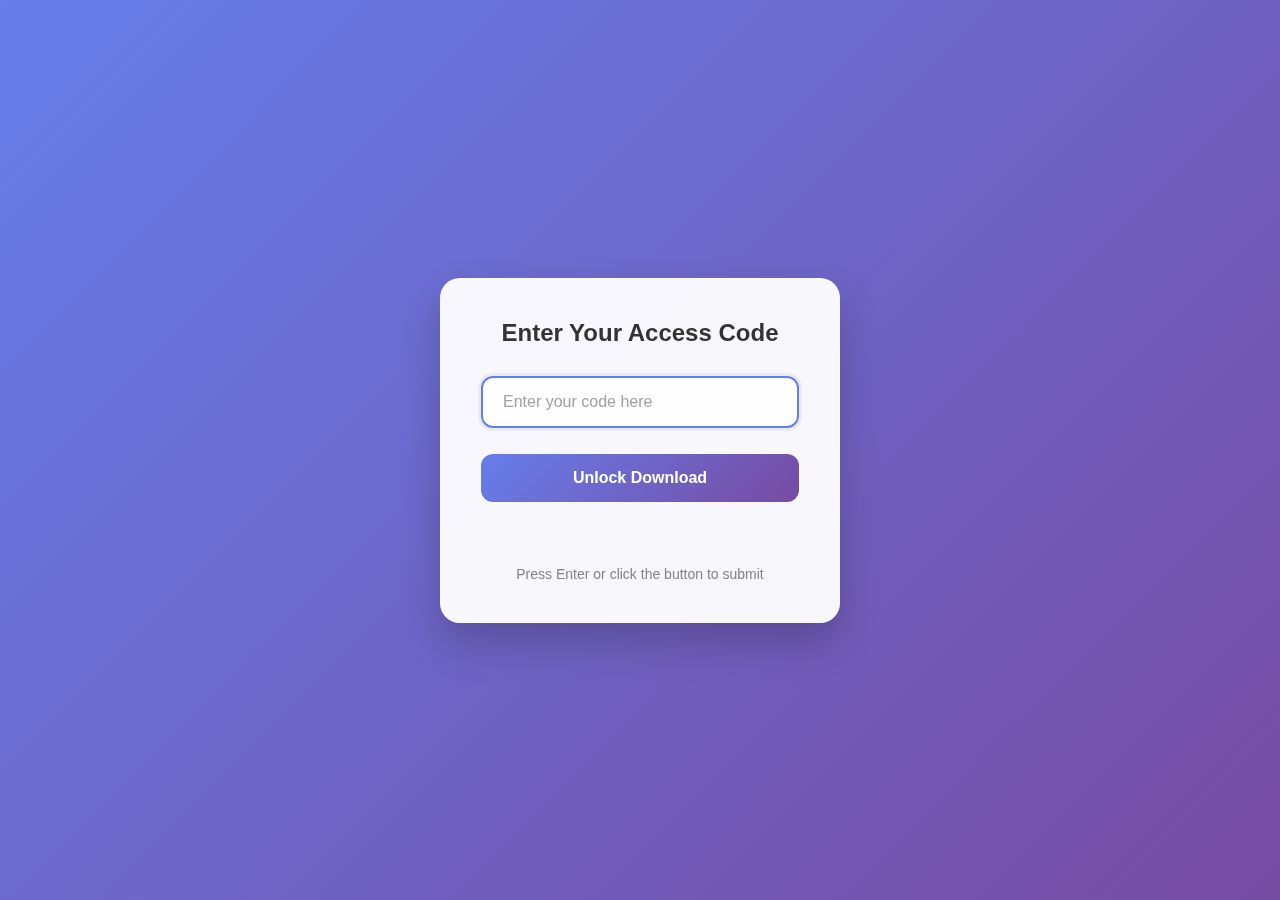
<file: index.html>
<!DOCTYPE html>
<html lang="en">
<head>
  <meta charset="UTF-8">
  <meta name="viewport" content="width=device-width, initial-scale=1.0">
  <title>Code Unlock Download</title>
  <style>
    :root {
      --wallpaper-bg: linear-gradient(135deg, #667eea 0%, #764ba2 100%);
    }

    * {
      margin: 0;
      padding: 0;
      box-sizing: border-box;
    }

    body {
      font-family: 'Segoe UI', Tahoma, Geneva, Verdana, sans-serif;
      min-height: 100vh;
      background: var(--wallpaper-bg);
      display: flex;
      justify-content: center;
      align-items: center;
      padding: 20px;
      transition: background 0.5s ease;
    }

    .container {
      background: rgba(255, 255, 255, 0.95);
      backdrop-filter: blur(10px);
      border-radius: 20px;
      padding: 40px;
      box-shadow: 0 20px 40px rgba(0, 0, 0, 0.2);
      text-align: center;
      width: 100%;
      max-width: 400px;
      border: 1px solid rgba(255, 255, 255, 0.3);
    }

    .icon {
      font-size: 48px;
      margin-bottom: 20px;
      opacity: 0.8;
    }

    h2 {
      color: #333;
      margin-bottom: 30px;
      font-size: 24px;
      font-weight: 600;
    }

    .input-group {
      position: relative;
      margin-bottom: 25px;
    }

    #codeInput {
      width: 100%;
      padding: 15px 20px;
      border: 2px solid #e1e8ed;
      border-radius: 12px;
      font-size: 16px;
      background: rgba(255, 255, 255, 0.9);
      transition: all 0.3s ease;
      outline: none;
    }

    #codeInput:focus {
      border-color: #667eea;
      box-shadow: 0 0 0 3px rgba(102, 126, 234, 0.1);
      transform: translateY(-1px);
    }

    #codeInput::placeholder {
      color: #a0a0a0;
    }

    #submitBtn {
      width: 100%;
      padding: 15px 20px;
      background: linear-gradient(135deg, #667eea 0%, #764ba2 100%);
      color: white;
      border: none;
      border-radius: 12px;
      font-size: 16px;
      font-weight: 600;
      cursor: pointer;
      transition: all 0.3s ease;
      position: relative;
      overflow: hidden;
    }

    #submitBtn:hover {
      transform: translateY(-2px);
      box-shadow: 0 8px 25px rgba(102, 126, 234, 0.3);
    }

    #submitBtn:active {
      transform: translateY(0);
    }

    #submitBtn.loading {
      pointer-events: none;
      opacity: 0.8;
    }

    .spinner {
      display: none;
      width: 20px;
      height: 20px;
      border: 2px solid transparent;
      border-top: 2px solid white;
      border-radius: 50%;
      animation: spin 1s linear infinite;
      margin: 0 auto;
    }

    @keyframes spin {
      0% { transform: rotate(0deg); }
      100% { transform: rotate(360deg); }
    }

    #message {
      margin-top: 20px;
      padding: 12px;
      border-radius: 8px;
      font-weight: 500;
      min-height: 20px;
      transition: all 0.3s ease;
      opacity: 0;
      transform: translateY(10px);
    }

    #message.show {
      opacity: 1;
      transform: translateY(0);
    }

    #message.success {
      background: rgba(46, 204, 113, 0.1);
      color: #27ae60;
      border: 1px solid rgba(46, 204, 113, 0.3);
    }

    #message.error {
      background: rgba(231, 76, 60, 0.1);
      color: #e74c3c;
      border: 1px solid rgba(231, 76, 60, 0.3);
    }

    #message.info {
      background: rgba(52, 152, 219, 0.1);
      color: #3498db;
      border: 1px solid rgba(52, 152, 219, 0.3);
    }

    .hint {
      margin-top: 20px;
      color: #666;
      font-size: 14px;
      opacity: 0.8;
    }

    @media (max-width: 480px) {
      .container {
        padding: 30px 20px;
        margin: 10px;
      }
      
      h2 {
        font-size: 20px;
      }
    }

    /* Subtle pulse animation for the container */
    @keyframes pulse {
      0% { box-shadow: 0 20px 40px rgba(0, 0, 0, 0.2); }
      50% { box-shadow: 0 25px 50px rgba(0, 0, 0, 0.25); }
      100% { box-shadow: 0 20px 40px rgba(0, 0, 0, 0.2); }
    }

    .container {
      animation: pulse 4s ease-in-out infinite;
    }

    /* Admin panel styles */
    .admin-icon {
      position: fixed;
      top: 10px;
      right: 10px;
      width: 20px;
      height: 20px;
      opacity: 0.01;
      cursor: pointer;
      font-size: 16px;
      color: #666;
      transition: opacity 0.3s ease;
      z-index: 1000;
    }

    .admin-icon:hover {
      opacity: 0.1;
    }

    .admin-modal {
      display: none;
      position: fixed;
      top: 0;
      left: 0;
      width: 100%;
      height: 100%;
      background: rgba(0, 0, 0, 0.8);
      z-index: 2000;
      justify-content: center;
      align-items: center;
    }

    .admin-modal.show {
      display: flex;
    }

    .admin-panel {
      background: rgba(255, 255, 255, 0.95);
      backdrop-filter: blur(10px);
      border-radius: 15px;
      padding: 30px;
      max-width: 900px;
      width: 95%;
      max-height: 90vh;
      overflow-y: auto;
      box-shadow: 0 20px 40px rgba(0, 0, 0, 0.3);
    }

    .admin-panel h3 {
      color: #333;
      margin-bottom: 20px;
      text-align: center;
      font-size: 24px;
    }

    .admin-tabs {
      display: flex;
      justify-content: center;
      margin-bottom: 25px;
      border-bottom: 2px solid #e1e8ed;
      flex-wrap: wrap;
    }

    .admin-tab {
      background: none;
      border: none;
      padding: 12px 20px;
      font-size: 14px;
      cursor: pointer;
      color: #666;
      border-bottom: 2px solid transparent;
      transition: all 0.3s ease;
      margin: 0 10px;
    }

    .admin-tab.active {
      color: #667eea;
      border-bottom-color: #667eea;
    }

    .admin-tab:hover {
      color: #667eea;
    }

    .admin-content {
      display: none;
    }

    .admin-content.active {
      display: block;
    }

    .admin-input, .admin-select {
      width: 100%;
      padding: 12px;
      border: 2px solid #e1e8ed;
      border-radius: 8px;
      font-size: 14px;
      margin-bottom: 15px;
      outline: none;
      transition: border-color 0.3s ease;
    }

    .admin-input:focus, .admin-select:focus {
      border-color: #667eea;
    }

    .admin-btn {
      background: linear-gradient(135deg, #667eea 0%, #764ba2 100%);
      color: white;
      border: none;
      border-radius: 8px;
      padding: 10px 20px;
      font-size: 14px;
      cursor: pointer;
      margin-right: 10px;
      margin-bottom: 10px;
      transition: all 0.3s ease;
    }

    .admin-btn:hover {
      transform: translateY(-1px);
      box-shadow: 0 4px 12px rgba(102, 126, 234, 0.3);
    }

    .admin-btn.cancel {
      background: #95a5a6;
    }

    .admin-btn.danger {
      background: linear-gradient(135deg, #e74c3c 0%, #c0392b 100%);
    }

    .admin-btn.success {
      background: linear-gradient(135deg, #27ae60 0%, #229954 100%);
    }

    .codes-list {
      margin-top: 20px;
    }

    .code-item {
      background: rgba(102, 126, 234, 0.1);
      border-radius: 8px;
      padding: 15px;
      margin-bottom: 10px;
      border-left: 4px solid #667eea;
      display: flex;
      justify-content: space-between;
      align-items: center;
    }

    .code-item .code-info {
      flex: 1;
    }

    .code-item .code {
      font-weight: bold;
      color: #667eea;
      font-family: monospace;
      margin-bottom: 4px;
      font-size: 16px;
    }

    .code-item .file {
      color: #666;
      font-size: 13px;
    }

    .code-item .actions {
      display: flex;
      gap: 10px;
    }

    .code-item .actions button {
      padding: 6px 12px;
      font-size: 12px;
      min-width: auto;
    }

    .files-list {
      margin-top: 20px;
    }

    .file-item {
      background: rgba(52, 152, 219, 0.1);
      border-radius: 8px;
      padding: 15px;
      margin-bottom: 10px;
      border-left: 4px solid #3498db;
      display: flex;
      justify-content: space-between;
      align-items: center;
    }

    .file-item .file-info {
      flex: 1;
    }

    .file-item .file-name {
      font-weight: bold;
      color: #3498db;
      font-family: monospace;
      margin-bottom: 4px;
      font-size: 14px;
    }

    .file-item .file-details {
      color: #666;
      font-size: 12px;
    }

    .file-item .file-status {
      padding: 4px 8px;
      border-radius: 12px;
      font-size: 11px;
      font-weight: bold;
      margin-left: 10px;
    }

    .file-item .file-status.linked {
      background: #27ae60;
      color: white;
    }

    .file-item .file-status.unlinked {
      background: #f39c12;
      color: white;
    }

    .form-group {
      margin-bottom: 20px;
    }

    .form-group label {
      display: block;
      margin-bottom: 8px;
      font-weight: 600;
      color: #333;
    }

    .form-row {
      display: flex;
      gap: 15px;
      align-items: end;
    }

    .form-row .form-group {
      flex: 1;
      margin-bottom: 0;
    }

    .upload-area {
      border: 2px dashed #667eea;
      border-radius: 8px;
      padding: 30px;
      text-align: center;
      background: rgba(102, 126, 234, 0.05);
      cursor: pointer;
      transition: all 0.3s ease;
    }

    .upload-area:hover {
      background: rgba(102, 126, 234, 0.1);
    }

    .upload-area.dragover {
      background: rgba(102, 126, 234, 0.15);
      border-color: #5a6fd8;
    }

    .upload-icon {
      font-size: 32px;
      margin-bottom: 10px;
      color: #667eea;
    }

    .modal {
      display: none;
      position: fixed;
      top: 0;
      left: 0;
      width: 100%;
      height: 100%;
      background: rgba(0, 0, 0, 0.5);
      z-index: 3000;
      justify-content: center;
      align-items: center;
    }

    .modal.show {
      display: flex;
    }

    .modal-content {
      background: white;
      border-radius: 12px;
      padding: 25px;
      max-width: 500px;
      width: 90%;
      max-height: 80vh;
      overflow-y: auto;
    }

    .modal-header {
      display: flex;
      justify-content: space-between;
      align-items: center;
      margin-bottom: 20px;
      padding-bottom: 15px;
      border-bottom: 1px solid #eee;
    }

    .modal-header h4 {
      margin: 0;
      color: #333;
    }

    .close-btn {
      background: none;
      border: none;
      font-size: 24px;
      cursor: pointer;
      color: #999;
      padding: 0;
      width: 30px;
      height: 30px;
    }

    .close-btn:hover {
      color: #333;
    }

    .stats-grid {
      display: grid;
      grid-template-columns: repeat(auto-fit, minmax(150px, 1fr));
      gap: 15px;
      margin-bottom: 25px;
    }

    .stat-card {
      background: linear-gradient(135deg, #667eea 0%, #764ba2 100%);
      color: white;
      padding: 20px;
      border-radius: 12px;
      text-align: center;
    }

    .stat-number {
      font-size: 24px;
      font-weight: bold;
      margin-bottom: 5px;
    }

    .stat-label {
      font-size: 12px;
      opacity: 0.9;
    }

    /* NEW: Wallpaper-specific styles */
    .wallpaper-builder {
      background: rgba(255, 255, 255, 0.1);
      border-radius: 12px;
      padding: 20px;
      margin-bottom: 20px;
    }

    .wallpaper-tabs {
      display: flex;
      margin-bottom: 20px;
      background: rgba(0, 0, 0, 0.1);
      border-radius: 8px;
      padding: 4px;
      flex-wrap: wrap;
    }

    .wallpaper-tab {
      flex: 1;
      background: none;
      border: none;
      padding: 8px 12px;
      border-radius: 6px;
      cursor: pointer;
      font-size: 12px;
      transition: all 0.3s ease;
      color: #666;
      margin: 2px;
      min-width: 80px;
    }

    .wallpaper-tab.active {
      background: #667eea;
      color: white;
    }

    .wallpaper-content {
      display: none;
    }

    .wallpaper-content.active {
      display: block;
    }

    .color-input-group {
      display: flex;
      align-items: center;
      gap: 10px;
      margin-bottom: 15px;
    }

    .color-input-group input[type="color"] {
      width: 50px;
      height: 35px;
      border: none;
      border-radius: 6px;
      cursor: pointer;
    }

    .color-input-group input[type="text"] {
      flex: 1;
      padding: 8px 12px;
      border: 1px solid #ddd;
      border-radius: 6px;
      font-family: monospace;
      font-size: 12px;
    }

    .gradient-controls {
      margin-bottom: 20px;
    }

    .gradient-direction {
      display: flex;
      gap: 10px;
      margin-bottom: 15px;
      align-items: center;
    }

    .gradient-direction select {
      padding: 8px 12px;
      border: 1px solid #ddd;
      border-radius: 6px;
      background: white;
    }

    .gradient-direction input[type="number"] {
      width: 80px;
      padding: 8px;
      border: 1px solid #ddd;
      border-radius: 6px;
    }

    .color-stops {
      margin-bottom: 15px;
    }

    .color-stop {
      display: flex;
      align-items: center;
      gap: 10px;
      margin-bottom: 10px;
      padding: 10px;
      background: rgba(255, 255, 255, 0.5);
      border-radius: 8px;
    }

    .color-stop input[type="color"] {
      width: 40px;
      height: 30px;
      border: none;
      border-radius: 4px;
      cursor: pointer;
    }

    .color-stop input[type="text"] {
      width: 100px;
      padding: 6px;
      border: 1px solid #ddd;
      border-radius: 4px;
      font-family: monospace;
      font-size: 11px;
    }

    .color-stop input[type="range"] {
      flex: 1;
    }

    .color-stop .position-value {
      width: 50px;
      text-align: center;
      font-size: 12px;
      color: #666;
    }

    .remove-stop {
      background: #e74c3c;
      color: white;
      border: none;
      width: 25px;
      height: 25px;
      border-radius: 50%;
      cursor: pointer;
      font-size: 12px;
    }

    .add-stop {
      background: #27ae60;
      color: white;
      border: none;
      padding: 8px 15px;
      border-radius: 6px;
      cursor: pointer;
      font-size: 12px;
    }

    .wallpaper-preview {
      width: 100%;
      height: 100px;
      border-radius: 8px;
      margin-bottom: 15px;
      border: 2px solid rgba(255, 255, 255, 0.3);
      position: relative;
      overflow: hidden;
    }

    .wallpaper-preview::after {
      content: 'Preview';
      position: absolute;
      top: 50%;
      left: 50%;
      transform: translate(-50%, -50%);
      color: rgba(255, 255, 255, 0.8);
      font-weight: bold;
      text-shadow: 0 0 10px rgba(0, 0, 0, 0.5);
      font-size: 14px;
    }

    .presets-grid {
      display: grid;
      grid-template-columns: repeat(auto-fit, minmax(120px, 1fr));
      gap: 15px;
      margin-top: 20px;
    }

    .preset-item {
      cursor: pointer;
      border-radius: 8px;
      overflow: hidden;
      transition: transform 0.3s ease;
      border: 2px solid transparent;
    }

    .preset-item:hover {
      transform: translateY(-2px);
      border-color: #667eea;
    }

    .preset-item.selected {
      border-color: #667eea;
      box-shadow: 0 0 0 3px rgba(102, 126, 234, 0.3);
    }

    .preset-thumbnail {
      width: 100%;
      height: 60px;
      border-radius: 6px 6px 0 0;
    }

    .preset-name {
      padding: 8px;
      background: rgba(255, 255, 255, 0.9);
      text-align: center;
      font-size: 11px;
      font-weight: bold;
      color: #333;
    }

    .custom-css-area {
      margin-bottom: 20px;
    }

    .custom-css-area textarea {
      width: 100%;
      height: 80px;
      padding: 12px;
      border: 1px solid #ddd;
      border-radius: 8px;
      font-family: monospace;
      font-size: 12px;
      resize: vertical;
    }

    @media (max-width: 768px) {
      .admin-panel {
        padding: 20px;
        max-width: 100%;
        max-height: 95vh;
      }

      .form-row {
        flex-direction: column;
      }

      .admin-tabs {
        flex-wrap: wrap;
      }

      .code-item, .file-item {
        flex-direction: column;
        align-items: flex-start;
        gap: 10px;
      }

      .code-item .actions, .file-item .actions {
        width: 100%;
        justify-content: flex-start;
      }

      .wallpaper-tabs {
        flex-direction: column;
      }

      .wallpaper-tab {
        margin: 2px 0;
      }

      .presets-grid {
        grid-template-columns: repeat(auto-fit, minmax(100px, 1fr));
        gap: 10px;
      }
    }
  </style>
</head>
<body>
  <!-- Admin icon in corner -->
  <div class="admin-icon" id="adminIcon" title="Admin">⚙️</div>
  
  <!-- Admin modal -->
  <div class="admin-modal" id="adminModal">
    <div class="admin-panel">
      <h3>Admin Panel</h3>
      <div id="adminLogin">
        <input type="password" class="admin-input" id="adminPassword" placeholder="Enter admin password">
        <button class="admin-btn" onclick="checkAdminPassword()">Login</button>
        <button class="admin-btn cancel" onclick="closeAdminModal()">Cancel</button>
      </div>
      <div id="adminContent" style="display: none;">
        <!-- Stats Dashboard -->
        <div class="stats-grid">
          <div class="stat-card">
            <div class="stat-number" id="totalCodes">0</div>
            <div class="stat-label">Access Codes</div>
          </div>
          <div class="stat-card">
            <div class="stat-number" id="totalFiles">0</div>
            <div class="stat-label">Files</div>
          </div>
          <div class="stat-card">
            <div class="stat-number" id="linkedFiles">0</div>
            <div class="stat-label">Linked Files</div>
          </div>
        </div>

        <!-- Tabs -->
        <div class="admin-tabs">
          <button class="admin-tab active" onclick="switchTab('codes')">Manage Codes</button>
          <button class="admin-tab" onclick="switchTab('files')">File Manager</button>
          <button class="admin-tab" onclick="switchTab('upload')">Upload Files</button>
          <button class="admin-tab" onclick="switchTab('wallpaper')">Wallpaper</button>
        </div>

        <!-- Codes Tab -->
        <div id="codesTab" class="admin-content active">
          <div class="form-group">
            <label>Add New Code</label>
            <div class="form-row">
              <div class="form-group">
                <input type="text" class="admin-input" id="newCode" placeholder="Access code">
              </div>
              <div class="form-group">
                <select class="admin-select" id="newCodeFile">
                  <option value="">Select file...</option>
                </select>
              </div>
              <button class="admin-btn success" onclick="addCode()">Add Code</button>
            </div>
          </div>
          
          <h4>Existing Codes:</h4>
          <div class="codes-list" id="codesList"></div>
        </div>

        <!-- Files Tab -->
        <div id="filesTab" class="admin-content">
          <button class="admin-btn" onclick="refreshFiles()">🔄 Refresh Files</button>
          <div class="files-list" id="filesList"></div>
        </div>

        <!-- Upload Tab -->
        <div id="uploadTab" class="admin-content">
          <div class="upload-area" id="uploadArea">
            <div class="upload-icon">📁</div>
            <p>Drag & drop files here or click to browse</p>
            <input type="file" id="fileInput" style="display: none;" multiple>
          </div>
          <div id="uploadProgress" style="margin-top: 20px;"></div>
        </div>

        <!-- NEW: Wallpaper Tab -->
        <div id="wallpaperTab" class="admin-content">
          <div class="wallpaper-builder">
            <!-- Wallpaper Type Tabs -->
            <div class="wallpaper-tabs">
              <button class="wallpaper-tab active" onclick="switchWallpaperTab('solid')">Solid Color</button>
              <button class="wallpaper-tab" onclick="switchWallpaperTab('linear')">Linear Gradient</button>
              <button class="wallpaper-tab" onclick="switchWallpaperTab('radial')">Radial Gradient</button>
              <button class="wallpaper-tab" onclick="switchWallpaperTab('presets')">Presets</button>
              <button class="wallpaper-tab" onclick="switchWallpaperTab('custom')">Custom CSS</button>
            </div>

            <!-- Preview Area -->
            <div class="wallpaper-preview" id="wallpaperPreview"></div>

            <!-- Solid Color Content -->
            <div id="solidContent" class="wallpaper-content active">
              <div class="form-group">
                <label>Choose Color:</label>
                <div class="color-input-group">
                  <input type="color" id="solidColor" value="#667eea">
                  <input type="text" id="solidColorHex" value="#667eea" placeholder="#667eea">
                </div>
              </div>
            </div>

            <!-- Linear Gradient Content -->
            <div id="linearContent" class="wallpaper-content">
              <div class="gradient-controls">
                <div class="form-group">
                  <label>Direction:</label>
                  <div class="gradient-direction">
                    <select id="linearDirection">
                      <option value="135deg">135° (Default)</option>
                      <option value="0deg">0° (Right)</option>
                      <option value="45deg">45°</option>
                      <option value="90deg">90° (Down)</option>
                      <option value="180deg">180° (Left)</option>
                      <option value="270deg">270° (Up)</option>
                      <option value="custom">Custom</option>
                    </select>
                    <input type="number" id="customLinearAngle" min="0" max="360" value="135" style="display: none;" placeholder="Angle">
                  </div>
                </div>
                
                <div class="form-group">
                  <label>Color Stops:</label>
                  <div class="color-stops" id="linearColorStops">
                    <!-- Dynamic color stops will be added here -->
                  </div>
                  <button class="add-stop" onclick="addLinearColorStop()">+ Add Color Stop</button>
                </div>
              </div>
            </div>

            <!-- Radial Gradient Content -->
            <div id="radialContent" class="wallpaper-content">
              <div class="gradient-controls">
                <div class="form-group">
                  <label>Shape:</label>
                  <select id="radialShape">
                    <option value="circle">Circle</option>
                    <option value="ellipse">Ellipse</option>
                  </select>
                </div>
                
                <div class="form-group">
                  <label>Color Stops:</label>
                  <div class="color-stops" id="radialColorStops">
                    <!-- Dynamic color stops will be added here -->
                  </div>
                  <button class="add-stop" onclick="addRadialColorStop()">+ Add Color Stop</button>
                </div>
              </div>
            </div>

            <!-- Presets Content -->
            <div id="presetsContent" class="wallpaper-content">
              <div class="presets-grid" id="presetsGrid">
                <!-- Dynamic presets will be loaded here -->
              </div>
            </div>

            <!-- Custom CSS Content -->
            <div id="customContent" class="wallpaper-content">
              <div class="custom-css-area">
                <label>Custom Background CSS:</label>
                <textarea id="customCSS" placeholder="Enter custom CSS background property...&#10;Examples:&#10;#ff6b6b&#10;linear-gradient(45deg, #ff6b6b, #4ecdc4)&#10;radial-gradient(circle, #ff6b6b, #4ecdc4)"></textarea>
              </div>
            </div>

            <!-- Apply Button -->
            <div style="text-align: center; margin-top: 20px;">
              <button class="admin-btn success" onclick="applyWallpaper()">Apply Wallpaper</button>
              <button class="admin-btn" onclick="previewWallpaper()">Preview Only</button>
            </div>
          </div>
        </div>

        <button class="admin-btn cancel" onclick="closeAdminModal()" style="margin-top: 30px;">Close Admin Panel</button>
      </div>
    </div>
  </div>

  <!-- Edit Code Modal -->
  <div class="modal" id="editCodeModal">
    <div class="modal-content">
      <div class="modal-header">
        <h4>Edit Access Code</h4>
        <button class="close-btn" onclick="closeEditModal()">&times;</button>
      </div>
      <div class="form-group">
        <label>Access Code</label>
        <input type="text" class="admin-input" id="editCode">
      </div>
      <div class="form-group">
        <label>Linked File</label>
        <select class="admin-select" id="editCodeFile">
          <option value="">Select file...</option>
        </select>
      </div>
      <button class="admin-btn success" onclick="updateCode()">Update Code</button>
      <button class="admin-btn cancel" onclick="closeEditModal()">Cancel</button>
    </div>
  </div>

  <!-- Main unlock interface -->
  <div class="container">
    <h2>Enter Your Access Code</h2>
    <div class="input-group">
      <input type="text" id="codeInput" placeholder="Enter your code here" autocomplete="off">
    </div>
    <button id="submitBtn">
      <span id="btnText">Unlock Download</span>
      <div class="spinner" id="spinner"></div>
    </button>
    <div id="message"></div>
    <div class="hint">Press Enter or click the button to submit</div>
  </div>
  
  <script>
    // Enhanced code with wallpaper functionality
    class CodeUnlocker {
      constructor() {
        this.API_BASE = 'https://code-unlock-api.thanos.workers.dev';
        this.currentEditingCode = null;
        this.adminPassword = null;
        this.wallpaperPresets = {};
        this.currentWallpaperConfig = null;
        this.init();
      }

      init() {
        const submitBtn = document.getElementById("submitBtn");
        const codeInput = document.getElementById("codeInput");
        
        submitBtn.addEventListener("click", () => this.checkCode());
        
        codeInput.addEventListener("keypress", (e) => {
          if (e.key === "Enter") {
            this.checkCode();
          }
        });
        
        // Setup file upload
        this.setupFileUpload();
        
        // Load current wallpaper
        this.loadCurrentWallpaper();
        
        // Setup wallpaper controls
        this.setupWallpaperControls();
        
        codeInput.focus();
      }

      // NEW: Wallpaper functions
      async loadCurrentWallpaper() {
        try {
          const response = await fetch(`${this.API_BASE}/api/wallpaper/current`);
          const result = await response.json();
          
          if (result.success && result.wallpaper) {
            this.applyWallpaperToPage(result.wallpaper.css);
            this.currentWallpaperConfig = result.wallpaper;
          }
        } catch (error) {
          console.error('Error loading wallpaper:', error);
        }
      }

      async loadWallpaperPresets() {
        try {
          const response = await fetch(`${this.API_BASE}/api/admin/wallpaper/presets`);
          const result = await response.json();
          
          if (result.success) {
            this.wallpaperPresets = result.presets;
            this.displayPresets();
          }
        } catch (error) {
          console.error('Error loading presets:', error);
        }
      }

      setupWallpaperControls() {
        // Solid color controls
        const solidColor = document.getElementById('solidColor');
        const solidColorHex = document.getElementById('solidColorHex');
        
        solidColor.addEventListener('change', (e) => {
          solidColorHex.value = e.target.value;
          this.updateWallpaperPreview();
        });
        
        solidColorHex.addEventListener('input', (e) => {
          if (e.target.value.match(/^#[0-9A-Fa-f]{6}$/)) {
            solidColor.value = e.target.value;
            this.updateWallpaperPreview();
          }
        });

        // Linear gradient controls
        const linearDirection = document.getElementById('linearDirection');
        const customLinearAngle = document.getElementById('customLinearAngle');
        
        linearDirection.addEventListener('change', (e) => {
          if (e.target.value === 'custom') {
            customLinearAngle.style.display = 'block';
          } else {
            customLinearAngle.style.display = 'none';
          }
          this.updateWallpaperPreview();
        });
        
        customLinearAngle.addEventListener('input', () => {
          this.updateWallpaperPreview();
        });

        // Radial gradient controls
        const radialShape = document.getElementById('radialShape');
        radialShape.addEventListener('change', () => {
          this.updateWallpaperPreview();
        });

        // Custom CSS
        const customCSS = document.getElementById('customCSS');
        customCSS.addEventListener('input', () => {
          this.updateWallpaperPreview();
        });

        // Initialize color stops
        this.initializeColorStops();
      }

      initializeColorStops() {
        // Add initial linear gradient stops
        this.addLinearColorStop('#667eea', 0);
        this.addLinearColorStop('#764ba2', 100);
        
        // Add initial radial gradient stops
        this.addRadialColorStop('#667eea', 0);
        this.addRadialColorStop('#764ba2', 100);
      }

      addLinearColorStop(color = '#667eea', position = 50) {
        const container = document.getElementById('linearColorStops');
        const stopDiv = document.createElement('div');
        stopDiv.className = 'color-stop';
        stopDiv.innerHTML = `
          <input type="color" value="${color}" onchange="window.codeUnlockerInstance.updateWallpaperPreview()">
          <input type="text" value="${color}" placeholder="#667eea" onchange="window.codeUnlockerInstance.syncColorInputs(this)" style="width: 80px;">
          <input type="range" min="0" max="100" value="${position}" oninput="window.codeUnlockerInstance.updateColorStopPosition(this)">
          <span class="position-value">${position}%</span>
          <button class="remove-stop" onclick="window.codeUnlockerInstance.removeColorStop(this, 'linear')">&times;</button>
        `;
        container.appendChild(stopDiv);
        this.updateWallpaperPreview();
      }

      addRadialColorStop(color = '#667eea', position = 50) {
        const container = document.getElementById('radialColorStops');
        const stopDiv = document.createElement('div');
        stopDiv.className = 'color-stop';
        stopDiv.innerHTML = `
          <input type="color" value="${color}" onchange="window.codeUnlockerInstance.updateWallpaperPreview()">
          <input type="text" value="${color}" placeholder="#667eea" onchange="window.codeUnlockerInstance.syncColorInputs(this)" style="width: 80px;">
          <input type="range" min="0" max="100" value="${position}" oninput="window.codeUnlockerInstance.updateColorStopPosition(this)">
          <span class="position-value">${position}%</span>
          <button class="remove-stop" onclick="window.codeUnlockerInstance.removeColorStop(this, 'radial')">&times;</button>
        `;
        container.appendChild(stopDiv);
        this.updateWallpaperPreview();
      }

      removeColorStop(button, type) {
        const container = document.getElementById(type + 'ColorStops');
        if (container.children.length > 2) { // Keep at least 2 stops
          button.parentElement.remove();
          this.updateWallpaperPreview();
        }
      }

      updateColorStopPosition(slider) {
        const positionSpan = slider.nextElementSibling;
        positionSpan.textContent = slider.value + '%';
        this.updateWallpaperPreview();
      }

      syncColorInputs(input) {
        if (input.value.match(/^#[0-9A-Fa-f]{6}$/)) {
          const colorPicker = input.previousElementSibling;
          colorPicker.value = input.value;
          this.updateWallpaperPreview();
        }
      }

      updateWallpaperPreview() {
        const activeTab = document.querySelector('.wallpaper-tab.active').textContent.toLowerCase().replace(' ', '');
        const preview = document.getElementById('wallpaperPreview');
        let css = '';

        switch(activeTab) {
          case 'solidcolor':
            const solidColor = document.getElementById('solidColor').value;
            css = solidColor;
            break;
            
          case 'lineargradient':
            css = this.generateLinearGradientCSS();
            break;
            
          case 'radialgradient':
            css = this.generateRadialGradientCSS();
            break;
            
          case 'custom':
            css = document.getElementById('customCSS').value.trim();
            break;
        }

        if (css) {
          preview.style.background = css;
        }
      }

      generateLinearGradientCSS() {
        const direction = document.getElementById('linearDirection').value;
        const customAngle = document.getElementById('customLinearAngle').value;
        const container = document.getElementById('linearColorStops');
        
        let angle = direction === 'custom' ? customAngle + 'deg' : direction;
        
        const stops = Array.from(container.children).map(stop => {
          const color = stop.querySelector('input[type="color"]').value;
          const position = stop.querySelector('input[type="range"]').value;
          return `${color} ${position}%`;
        });

        return `linear-gradient(${angle}, ${stops.join(', ')})`;
      }

      generateRadialGradientCSS() {
        const shape = document.getElementById('radialShape').value;
        const container = document.getElementById('radialColorStops');
        
        const stops = Array.from(container.children).map(stop => {
          const color = stop.querySelector('input[type="color"]').value;
          const position = stop.querySelector('input[type="range"]').value;
          return `${color} ${position}%`;
        });

        return `radial-gradient(${shape}, ${stops.join(', ')})`;
      }

      displayPresets() {
        const grid = document.getElementById('presetsGrid');
        grid.innerHTML = '';
        
        Object.entries(this.wallpaperPresets).forEach(([key, preset]) => {
          const presetDiv = document.createElement('div');
          presetDiv.className = 'preset-item';
          presetDiv.onclick = () => this.selectPreset(key, presetDiv);
          
          presetDiv.innerHTML = `
            <div class="preset-thumbnail" style="background: ${preset.css}"></div>
            <div class="preset-name">${preset.name}</div>
          `;
          
          grid.appendChild(presetDiv);
        });
      }

      selectPreset(presetKey, element) {
        // Remove previous selection
        document.querySelectorAll('.preset-item').forEach(item => {
          item.classList.remove('selected');
        });
        
        // Select current preset
        element.classList.add('selected');
        
        // Update preview
        const preset = this.wallpaperPresets[presetKey];
        const preview = document.getElementById('wallpaperPreview');
        preview.style.background = preset.css;
      }

      async previewWallpaper() {
        const activeTab = document.querySelector('.wallpaper-tab.active').textContent.toLowerCase().replace(' ', '');
        let css = '';
        let config = {};
        let type = '';
        let name = 'Custom Wallpaper';

        switch(activeTab) {
          case 'solidcolor':
            const solidColor = document.getElementById('solidColor').value;
            css = solidColor;
            type = 'solid';
            config = { color: solidColor };
            name = `Solid Color (${solidColor})`;
            break;
            
          case 'lineargradient':
            css = this.generateLinearGradientCSS();
            type = 'linear-gradient';
            config = this.getLinearGradientConfig();
            name = 'Linear Gradient';
            break;
            
          case 'radialgradient':
            css = this.generateRadialGradientCSS();
            type = 'radial-gradient';
            config = this.getRadialGradientConfig();
            name = 'Radial Gradient';
            break;
            
          case 'presets':
            const selectedPreset = document.querySelector('.preset-item.selected');
            if (!selectedPreset) {
              alert('Please select a preset first');
              return;
            }
            const presetKey = Object.keys(this.wallpaperPresets)[Array.from(selectedPreset.parentNode.children).indexOf(selectedPreset)];
            const preset = this.wallpaperPresets[presetKey];
            css = preset.css;
            type = preset.type;
            config = preset.config;
            name = preset.name;
            break;
            
          case 'custom':
            css = document.getElementById('customCSS').value.trim();
            type = 'custom';
            config = { css: css };
            name = 'Custom CSS';
            break;
        }

        if (!css) {
          alert('Please configure a wallpaper first');
          return;
        }

        this.applyWallpaperToPage(css);
      }

      async applyWallpaper() {
        const activeTab = document.querySelector('.wallpaper-tab.active').textContent.toLowerCase().replace(' ', '');
        let css = '';
        let config = {};
        let type = '';
        let name = 'Custom Wallpaper';

        switch(activeTab) {
          case 'solidcolor':
            const solidColor = document.getElementById('solidColor').value;
            css = solidColor;
            type = 'solid';
            config = { color: solidColor };
            name = `Solid Color (${solidColor})`;
            break;
            
          case 'lineargradient':
            css = this.generateLinearGradientCSS();
            type = 'linear-gradient';
            config = this.getLinearGradientConfig();
            name = 'Linear Gradient';
            break;
            
          case 'radialgradient':
            css = this.generateRadialGradientCSS();
            type = 'radial-gradient';
            config = this.getRadialGradientConfig();
            name = 'Radial Gradient';
            break;
            
          case 'presets':
            const selectedPreset = document.querySelector('.preset-item.selected');
            if (!selectedPreset) {
              alert('Please select a preset first');
              return;
            }
            const presetKey = Object.keys(this.wallpaperPresets)[Array.from(selectedPreset.parentNode.children).indexOf(selectedPreset)];
            const preset = this.wallpaperPresets[presetKey];
            css = preset.css;
            type = preset.type;
            config = preset.config;
            name = preset.name;
            break;
            
          case 'custom':
            css = document.getElementById('customCSS').value.trim();
            type = 'custom';
            config = { css: css };
            name = 'Custom CSS';
            break;
        }

        if (!css) {
          alert('Please configure a wallpaper first');
          return;
        }

        const wallpaperConfig = {
          type: type,
          css: css,
          name: name,
          config: config
        };

        try {
          const response = await fetch(`${this.API_BASE}/api/admin/wallpaper/set`, {
            method: 'POST',
            headers: {
              'Content-Type': 'application/json',
            },
            body: JSON.stringify({
              password: this.adminPassword,
              wallpaper: wallpaperConfig
            })
          });

          const result = await response.json();

          if (result.success) {
            this.applyWallpaperToPage(css);
            this.currentWallpaperConfig = wallpaperConfig;
            alert('Wallpaper applied successfully!');
          } else {
            alert(result.error || 'Failed to apply wallpaper');
          }
        } catch (error) {
          console.error('Error applying wallpaper:', error);
          alert('Error applying wallpaper');
        }
      }

      getLinearGradientConfig() {
        const direction = document.getElementById('linearDirection').value;
        const customAngle = document.getElementById('customLinearAngle').value;
        const container = document.getElementById('linearColorStops');
        
        const colorStops = Array.from(container.children).map(stop => ({
          color: stop.querySelector('input[type="color"]').value,
          position: stop.querySelector('input[type="range"]').value + '%'
        }));

        return {
          direction: direction === 'custom' ? customAngle + 'deg' : direction,
          colorStops: colorStops
        };
      }

      getRadialGradientConfig() {
        const shape = document.getElementById('radialShape').value;
        const container = document.getElementById('radialColorStops');
        
        const colorStops = Array.from(container.children).map(stop => ({
          color: stop.querySelector('input[type="color"]').value,
          position: stop.querySelector('input[type="range"]').value + '%'
        }));

        return {
          shape: shape,
          colorStops: colorStops
        };
      }

      applyWallpaperToPage(css) {
        document.documentElement.style.setProperty('--wallpaper-bg', css);
      }

      // Existing functions...
      async checkCode() {
        const input = document.getElementById("codeInput").value.trim();
        const submitBtn = document.getElementById("submitBtn");
        const btnText = document.getElementById("btnText");
        const spinner = document.getElementById("spinner");
        
        if (!input) {
          this.showMessage("Please enter a code", "error");
          return;
        }

        submitBtn.classList.add("loading");
        btnText.style.display = "none";
        spinner.style.display = "block";

        try {
          const response = await fetch(`${this.API_BASE}/api/unlock`, {
            method: 'POST',
            headers: {
              'Content-Type': 'application/json',
            },
            body: JSON.stringify({ code: input })
          });

          const result = await response.json();

          if (result.success) {
            this.downloadFile(result.downloadUrl, result.fileName);
            document.getElementById("codeInput").value = "";
          } else {
            this.showMessage(result.error || "Invalid code. Please try again!", "error");
          }

        } catch (error) {
          console.error('API error:', error);
          this.showMessage("Connection error. Please try again!", "error");
        }

        submitBtn.classList.remove("loading");
        btnText.style.display = "inline";
        spinner.style.display = "none";
      }

      async downloadFile(downloadUrl, fileName) {
        try {
          this.showMessage("Download starting...", "success");
          
          const response = await fetch(`${this.API_BASE}${downloadUrl}`);
          
          if (!response.ok) {
            throw new Error('Download failed');
          }

          const blob = await response.blob();
          
          const link = document.createElement("a");
          link.href = URL.createObjectURL(blob);
          link.download = fileName;
          document.body.appendChild(link);
          link.click();
          document.body.removeChild(link);
          
          URL.revokeObjectURL(link.href);
          
          setTimeout(() => {
            this.showMessage("File download completed successfully! ✨", "success");
          }, 1000);
          
        } catch (error) {
          this.showMessage("Download failed. Please try again.", "error");
          console.error("Download error:", error);
        }
      }

      showMessage(text, type) {
        const msg = document.getElementById("message");
        msg.textContent = text;
        msg.className = `${type} show`;
        
        if (this.messageTimeout) {
          clearTimeout(this.messageTimeout);
        }
        
        if (type === "success") {
          this.messageTimeout = setTimeout(() => {
            msg.classList.remove("show");
          }, 5000);
        }
      }

      // Admin functions
      async loadAdminData() {
        await Promise.all([
          this.loadCodes(),
          this.loadFiles(),
          this.loadWallpaperPresets()
        ]);
        this.updateStats();
      }

      async loadCodes() {
        try {
          const response = await fetch(`${this.API_BASE}/api/admin/codes`, {
            method: 'POST',
            headers: {
              'Content-Type': 'application/json',
            },
            body: JSON.stringify({ password: this.adminPassword })
          });

          const result = await response.json();

          if (result.success) {
            this.displayCodes(result.codes);
            this.populateFileSelects(await this.getFilesList());
          }
        } catch (error) {
          console.error('Error loading codes:', error);
        }
      }

      async loadFiles() {
        try {
          const response = await fetch(`${this.API_BASE}/api/admin/files`, {
            method: 'POST',
            headers: {
              'Content-Type': 'application/json',
            },
            body: JSON.stringify({ password: this.adminPassword })
          });

          const result = await response.json();

          if (result.success) {
            this.displayFiles(result.files);
          }
        } catch (error) {
          console.error('Error loading files:', error);
        }
      }

      async getFilesList() {
        try {
          const response = await fetch(`${this.API_BASE}/api/admin/files`, {
            method: 'POST',
            headers: {
              'Content-Type': 'application/json',
            },
            body: JSON.stringify({ password: this.adminPassword })
          });

          const result = await response.json();
          return result.success ? result.files : [];
        } catch (error) {
          console.error('Error getting files list:', error);
          return [];
        }
      }

      displayCodes(codes) {
        const codesList = document.getElementById("codesList");
        codesList.innerHTML = "";
        
        Object.entries(codes).forEach(([code, file]) => {
          const codeItem = document.createElement("div");
          codeItem.className = "code-item";
          codeItem.innerHTML = `
            <div class="code-info">
              <div class="code">${code}</div>
              <div class="file">${file}</div>
            </div>
            <div class="actions">
              <button class="admin-btn" onclick="window.codeUnlockerInstance.editCode('${code}', '${file}')">Edit</button>
              <button class="admin-btn danger" onclick="window.codeUnlockerInstance.deleteCode('${code}')">Delete</button>
            </div>
          `;
          codesList.appendChild(codeItem);
        });
      }

      displayFiles(files) {
        const filesList = document.getElementById("filesList");
        filesList.innerHTML = "";
        
        files.forEach(file => {
          const fileItem = document.createElement("div");
          fileItem.className = "file-item";
          fileItem.innerHTML = `
            <div class="file-info">
              <div class="file-name">${file.name}</div>
              <div class="file-details">
                Size: ${this.formatFileSize(file.size)} | 
                Modified: ${new Date(file.lastModified).toLocaleDateString()}
              </div>
            </div>
            <div class="file-status ${file.hasCode ? 'linked' : 'unlinked'}">
              ${file.hasCode ? 'Linked' : 'Unlinked'}
            </div>
            ${!file.hasCode ? `<button class="admin-btn danger" onclick="window.codeUnlockerInstance.deleteFile('${file.name}')">Delete</button>` : ''}
          `;
          filesList.appendChild(fileItem);
        });
      }

      populateFileSelects(files) {
        const selects = [document.getElementById("newCodeFile"), document.getElementById("editCodeFile")];
        
        selects.forEach(select => {
          const currentValue = select.value;
          select.innerHTML = '<option value="">Select file...</option>';
          
          files.forEach(file => {
            const option = document.createElement("option");
            option.value = file.name;
            option.textContent = file.name;
            if (file.name === currentValue) {
              option.selected = true;
            }
            select.appendChild(option);
          });
        });
      }

      async addCode() {
        const code = document.getElementById("newCode").value.trim();
        const fileName = document.getElementById("newCodeFile").value;

        if (!code || !fileName) {
          alert("Please enter both code and select a file");
          return;
        }

        try {
          const response = await fetch(`${this.API_BASE}/api/admin/codes/add`, {
            method: 'POST',
            headers: {
              'Content-Type': 'application/json',
            },
            body: JSON.stringify({ 
              password: this.adminPassword,
              code: code,
              fileName: fileName
            })
          });

          const result = await response.json();

          if (result.success) {
            document.getElementById("newCode").value = "";
            document.getElementById("newCodeFile").value = "";
            this.loadAdminData();
            alert("Code added successfully!");
          } else {
            alert(result.error || "Failed to add code");
          }
        } catch (error) {
          console.error('Error adding code:', error);
          alert("Error adding code");
        }
      }

      editCode(code, file) {
        this.currentEditingCode = code;
        document.getElementById("editCode").value = code;
        document.getElementById("editCodeFile").value = file;
        document.getElementById("editCodeModal").classList.add("show");
      }

      async updateCode() {
        const newCode = document.getElementById("editCode").value.trim();
        const newFile = document.getElementById("editCodeFile").value;

        if (!newCode || !newFile) {
          alert("Please enter both code and select a file");
          return;
        }

        try {
          const response = await fetch(`${this.API_BASE}/api/admin/codes/update`, {
            method: 'PUT',
            headers: {
              'Content-Type': 'application/json',
            },
            body: JSON.stringify({ 
              password: this.adminPassword,
              oldCode: this.currentEditingCode,
              newCode: newCode,
              fileName: newFile
            })
          });

          const result = await response.json();

          if (result.success) {
            this.closeEditModal();
            this.loadAdminData();
            alert("Code updated successfully!");
          } else {
            alert(result.error || "Failed to update code");
          }
        } catch (error) {
          console.error('Error updating code:', error);
          alert("Error updating code");
        }
      }

      async deleteCode(code) {
        if (!confirm(`Are you sure you want to delete the code "${code}"?`)) {
          return;
        }

        try {
          const response = await fetch(`${this.API_BASE}/api/admin/codes/delete`, {
            method: 'DELETE',
            headers: {
              'Content-Type': 'application/json',
            },
            body: JSON.stringify({ 
              password: this.adminPassword,
              code: code
            })
          });

          const result = await response.json();

          if (result.success) {
            this.loadAdminData();
            alert("Code deleted successfully!");
          } else {
            alert(result.error || "Failed to delete code");
          }
        } catch (error) {
          console.error('Error deleting code:', error);
          alert("Error deleting code");
        }
      }

      async deleteFile(fileName) {
        if (!confirm(`Are you sure you want to delete the file "${fileName}"?`)) {
          return;
        }

        try {
          const response = await fetch(`${this.API_BASE}/api/admin/files/delete`, {
            method: 'DELETE',
            headers: {
              'Content-Type': 'application/json',
            },
            body: JSON.stringify({ 
              password: this.adminPassword,
              fileName: fileName
            })
          });

          const result = await response.json();

          if (result.success) {
            this.loadAdminData();
            alert("File deleted successfully!");
          } else {
            alert(result.error || "Failed to delete file");
          }
        } catch (error) {
          console.error('Error deleting file:', error);
          alert("Error deleting file");
        }
      }

      async uploadFiles(files) {
        const progressDiv = document.getElementById("uploadProgress");
        progressDiv.innerHTML = "";

        for (let file of files) {
          const fileDiv = document.createElement("div");
          fileDiv.innerHTML = `<p>Uploading ${file.name}...</p>`;
          progressDiv.appendChild(fileDiv);

          try {
            const formData = new FormData();
            formData.append('password', this.adminPassword);
            formData.append('file', file);

            const response = await fetch(`${this.API_BASE}/api/admin/upload`, {
              method: 'POST',
              body: formData
            });

            const result = await response.json();

            if (result.success) {
              fileDiv.innerHTML = `<p style="color: green;">✅ ${file.name} uploaded successfully</p>`;
            } else {
              fileDiv.innerHTML = `<p style="color: red;">❌ ${file.name}: ${result.error}</p>`;
            }
          } catch (error) {
            fileDiv.innerHTML = `<p style="color: red;">❌ ${file.name}: Upload failed</p>`;
            console.error('Upload error:', error);
          }
        }

        // Refresh files list after uploads
        setTimeout(() => {
          this.loadAdminData();
          progressDiv.innerHTML = "";
        }, 2000);
      }

      setupFileUpload() {
        const uploadArea = document.getElementById("uploadArea");
        const fileInput = document.getElementById("fileInput");

        uploadArea.addEventListener("click", () => fileInput.click());

        uploadArea.addEventListener("dragover", (e) => {
          e.preventDefault();
          uploadArea.classList.add("dragover");
        });

        uploadArea.addEventListener("dragleave", () => {
          uploadArea.classList.remove("dragover");
        });

        uploadArea.addEventListener("drop", (e) => {
          e.preventDefault();
          uploadArea.classList.remove("dragover");
          
          if (this.adminPassword) {
            this.uploadFiles(Array.from(e.dataTransfer.files));
          }
        });

        fileInput.addEventListener("change", (e) => {
          if (this.adminPassword) {
            this.uploadFiles(Array.from(e.target.files));
          }
          fileInput.value = "";
        });
      }

      updateStats() {
        // This will be called after loading codes and files
        const codesCount = document.getElementById("codesList").children.length;
        const filesCount = document.getElementById("filesList").children.length;
        const linkedCount = document.querySelectorAll(".file-status.linked").length;

        document.getElementById("totalCodes").textContent = codesCount;
        document.getElementById("totalFiles").textContent = filesCount;
        document.getElementById("linkedFiles").textContent = linkedCount;
      }

      closeEditModal() {
        document.getElementById("editCodeModal").classList.remove("show");
        this.currentEditingCode = null;
      }

      formatFileSize(bytes) {
        if (bytes === 0) return '0 Bytes';
        const k = 1024;
        const sizes = ['Bytes', 'KB', 'MB', 'GB'];
        const i = Math.floor(Math.log(bytes) / Math.log(k));
        return parseFloat((bytes / Math.pow(k, i)).toFixed(2)) + ' ' + sizes[i];
      }
    }

    // Initialize when DOM is loaded
    document.addEventListener("DOMContentLoaded", () => {
      window.codeUnlockerInstance = new CodeUnlocker();
    });

    // Admin panel functionality
    document.getElementById("adminIcon").addEventListener("click", () => {
      document.getElementById("adminModal").classList.add("show");
      document.getElementById("adminPassword").focus();
    });

    document.getElementById("adminPassword").addEventListener("keypress", (e) => {
      if (e.key === "Enter") {
        checkAdminPassword();
      }
    });

    async function checkAdminPassword() {
      const password = document.getElementById("adminPassword").value;
      
      try {
        const response = await fetch(`${window.codeUnlockerInstance.API_BASE}/api/admin/codes`, {
          method: 'POST',
          headers: {
            'Content-Type': 'application/json',
          },
          body: JSON.stringify({ password: password })
        });

        const result = await response.json();

        if (result.success) {
          window.codeUnlockerInstance.adminPassword = password;
          document.getElementById("adminLogin").style.display = "none";
          document.getElementById("adminContent").style.display = "block";
          document.getElementById("adminPassword").value = "";
          
          // Load admin data
          await window.codeUnlockerInstance.loadAdminData();
        } else {
          alert("Incorrect password!");
          document.getElementById("adminPassword").value = "";
          document.getElementById("adminPassword").focus();
        }
      } catch (error) {
        console.error('Admin API error:', error);
        alert("Connection error. Please try again!");
      }
    }

    function switchTab(tabName) {
      // Hide all tabs
      document.querySelectorAll('.admin-content').forEach(tab => {
        tab.classList.remove('active');
      });
      document.querySelectorAll('.admin-tab').forEach(tab => {
        tab.classList.remove('active');
      });

      // Show selected tab
      document.getElementById(tabName + 'Tab').classList.add('active');
      document.querySelector(`[onclick="switchTab('${tabName}')"]`).classList.add('active');

      // Load data if needed
      if (tabName === 'files') {
        window.codeUnlockerInstance.loadFiles();
      } else if (tabName === 'wallpaper') {
        window.codeUnlockerInstance.loadWallpaperPresets();
      }
    }

    // NEW: Wallpaper tab functions
    function switchWallpaperTab(tabName) {
      // Hide all wallpaper content
      document.querySelectorAll('.wallpaper-content').forEach(content => {
        content.classList.remove('active');
      });
      document.querySelectorAll('.wallpaper-tab').forEach(tab => {
        tab.classList.remove('active');
      });

      // Show selected content
      const contentId = tabName + 'Content';
      document.getElementById(contentId).classList.add('active');
      document.querySelector(`[onclick="switchWallpaperTab('${tabName}')"]`).classList.add('active');

      // Update preview for current tab
      window.codeUnlockerInstance.updateWallpaperPreview();
    }

    function addLinearColorStop() {
      window.codeUnlockerInstance.addLinearColorStop();
    }

    function addRadialColorStop() {
      window.codeUnlockerInstance.addRadialColorStop();
    }

    function previewWallpaper() {
      window.codeUnlockerInstance.previewWallpaper();
    }

    function applyWallpaper() {
      window.codeUnlockerInstance.applyWallpaper();
    }

    function refreshFiles() {
      window.codeUnlockerInstance.loadFiles();
    }

    function addCode() {
      window.codeUnlockerInstance.addCode();
    }

    function closeAdminModal() {
      document.getElementById("adminModal").classList.remove("show");
      document.getElementById("adminLogin").style.display = "block";
      document.getElementById("adminContent").style.display = "none";
      document.getElementById("adminPassword").value = "";
      window.codeUnlockerInstance.adminPassword = null;
    }

    function closeEditModal() {
      window.codeUnlockerInstance.closeEditModal();
    }

    function updateCode() {
      window.codeUnlockerInstance.updateCode();
    }

    // Close modals when clicking outside
    document.getElementById("adminModal").addEventListener("click", (e) => {
      if (e.target.id === "adminModal") {
        closeAdminModal();
      }
    });

    document.getElementById("editCodeModal").addEventListener("click", (e) => {
      if (e.target.id === "editCodeModal") {
        closeEditModal();
      }
    });
  </script>
</body>
</html>
</file>
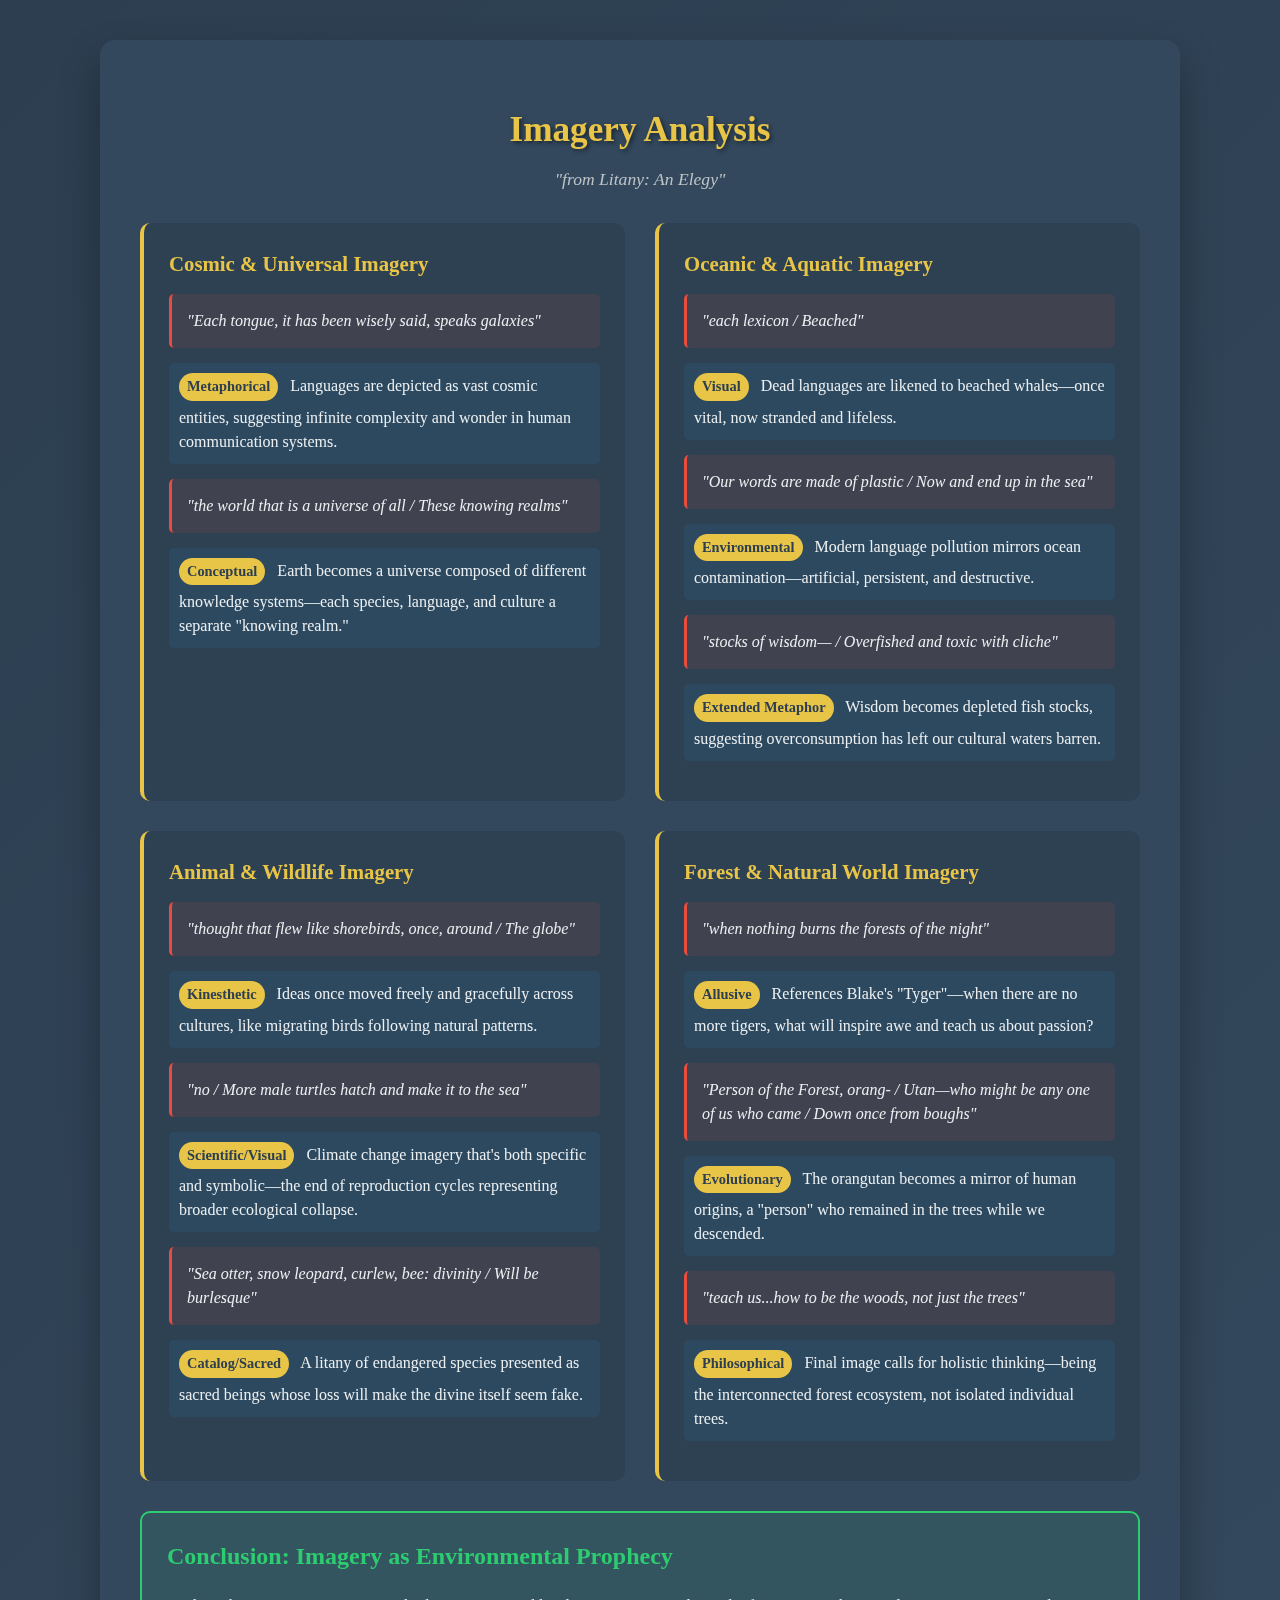
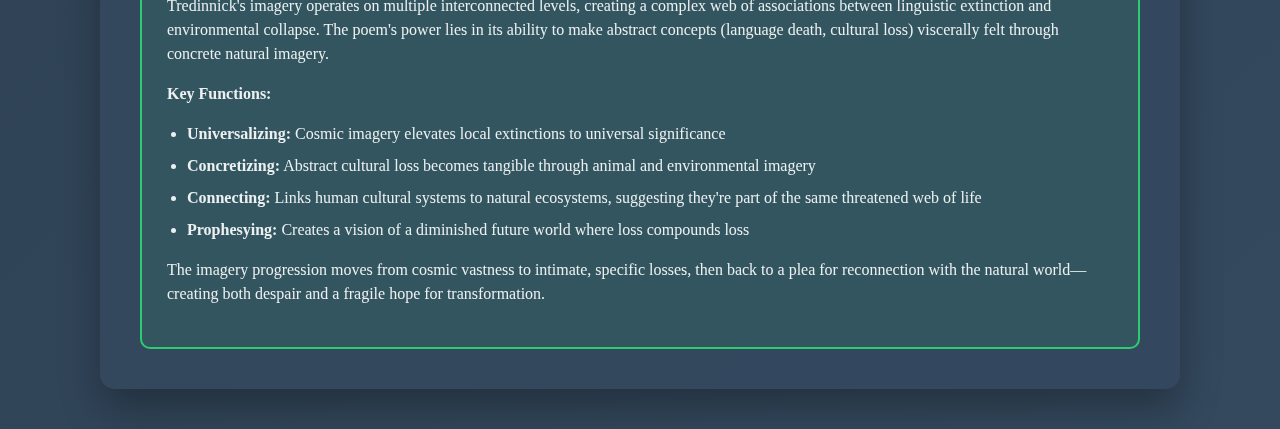
<file: files/file1.html>
<!DOCTYPE html>
<html lang="en">
<head>
    <meta charset="UTF-8">
    <meta name="viewport" content="width=device-width, initial-scale=1.0">
    <title>Imagery Analysis: "Litany: An Elegy"</title>
    <style>
        body {
            font-family: 'Georgia', serif;
            margin: 0;
            padding: 40px;
            background: linear-gradient(135deg, #2c3e50 0%, #34495e 100%);
            color: #ecf0f1;
            min-height: 100vh;
            line-height: 1.5;
        }
        
        .container {
            max-width: 1000px;
            margin: 0 auto;
            background: rgba(52, 73, 94, 0.95);
            border-radius: 15px;
            padding: 40px;
            box-shadow: 0 20px 40px rgba(0,0,0,0.3);
            backdrop-filter: blur(10px);
        }
        
        h1 {
            text-align: center;
            color: #e8c547;
            font-size: 2.2em;
            margin-bottom: 10px;
            text-shadow: 2px 2px 4px rgba(0,0,0,0.5);
        }
        
        .subtitle {
            text-align: center;
            color: #bdc3c7;
            font-style: italic;
            margin-bottom: 30px;
            font-size: 1.1em;
        }
        
        .main-content {
            display: grid;
            grid-template-columns: 1fr 1fr;
            gap: 30px;
            margin-bottom: 30px;
        }
        
        .section {
            background: rgba(44, 62, 80, 0.7);
            padding: 25px;
            border-radius: 10px;
            border-left: 4px solid #e8c547;
        }
        
        .section h2 {
            color: #e8c547;
            margin-top: 0;
            font-size: 1.3em;
            margin-bottom: 15px;
        }
        
        .quote {
            background: rgba(231, 76, 60, 0.1);
            border-left: 3px solid #e74c3c;
            padding: 15px;
            margin: 15px 0;
            font-style: italic;
            border-radius: 5px;
        }
        
        .analysis-point {
            margin-bottom: 15px;
            padding: 10px;
            background: rgba(52, 152, 219, 0.1);
            border-radius: 5px;
        }
        
        .conclusion {
            background: rgba(46, 204, 113, 0.1);
            padding: 25px;
            border-radius: 10px;
            border: 2px solid #2ecc71;
            margin-top: 20px;
        }
        
        .conclusion h2 {
            color: #2ecc71;
            margin-top: 0;
        }
        
        .imagery-type {
            display: inline-block;
            background: #e8c547;
            color: #2c3e50;
            padding: 3px 8px;
            border-radius: 15px;
            font-size: 0.9em;
            font-weight: bold;
            margin-right: 8px;
            margin-bottom: 5px;
        }
        
        ul {
            margin: 10px 0;
            padding-left: 20px;
        }
        
        li {
            margin-bottom: 8px;
        }
    </style>
</head>
<body>
    <div class="container">
        <h1>Imagery Analysis</h1>
        <div class="subtitle">"from Litany: An Elegy"</div>
        
        <div class="main-content">
            <div class="section">
                <h2>Cosmic & Universal Imagery</h2>
                <div class="quote">
                    "Each tongue, it has been wisely said, speaks galaxies"
                </div>
                <div class="analysis-point">
                    <span class="imagery-type">Metaphorical</span>
                    Languages are depicted as vast cosmic entities, suggesting infinite complexity and wonder in human communication systems.
                </div>
                
                <div class="quote">
                    "the world that is a universe of all / These knowing realms"
                </div>
                <div class="analysis-point">
                    <span class="imagery-type">Conceptual</span>
                    Earth becomes a universe composed of different knowledge systems—each species, language, and culture a separate "knowing realm."
                </div>
            </div>
            
            <div class="section">
                <h2>Oceanic & Aquatic Imagery</h2>
                <div class="quote">
                    "each lexicon / Beached"
                </div>
                <div class="analysis-point">
                    <span class="imagery-type">Visual</span>
                    Dead languages are likened to beached whales—once vital, now stranded and lifeless.
                </div>
                
                <div class="quote">
                    "Our words are made of plastic / Now and end up in the sea"
                </div>
                <div class="analysis-point">
                    <span class="imagery-type">Environmental</span>
                    Modern language pollution mirrors ocean contamination—artificial, persistent, and destructive.
                </div>
                
                <div class="quote">
                    "stocks of wisdom— / Overfished and toxic with cliche"
                </div>
                <div class="analysis-point">
                    <span class="imagery-type">Extended Metaphor</span>
                    Wisdom becomes depleted fish stocks, suggesting overconsumption has left our cultural waters barren.
                </div>
            </div>
            
            <div class="section">
                <h2>Animal & Wildlife Imagery</h2>
                <div class="quote">
                    "thought that flew like shorebirds, once, around / The globe"
                </div>
                <div class="analysis-point">
                    <span class="imagery-type">Kinesthetic</span>
                    Ideas once moved freely and gracefully across cultures, like migrating birds following natural patterns.
                </div>
                
                <div class="quote">
                    "no / More male turtles hatch and make it to the sea"
                </div>
                <div class="analysis-point">
                    <span class="imagery-type">Scientific/Visual</span>
                    Climate change imagery that's both specific and symbolic—the end of reproduction cycles representing broader ecological collapse.
                </div>
                
                <div class="quote">
                    "Sea otter, snow leopard, curlew, bee: divinity / Will be burlesque"
                </div>
                <div class="analysis-point">
                    <span class="imagery-type">Catalog/Sacred</span>
                    A litany of endangered species presented as sacred beings whose loss will make the divine itself seem fake.
                </div>
            </div>
            
            <div class="section">
                <h2>Forest & Natural World Imagery</h2>
                <div class="quote">
                    "when nothing burns the forests of the night"
                </div>
                <div class="analysis-point">
                    <span class="imagery-type">Allusive</span>
                    References Blake's "Tyger"—when there are no more tigers, what will inspire awe and teach us about passion?
                </div>
                
                <div class="quote">
                    "Person of the Forest, orang- / Utan—who might be any one of us who came / Down once from boughs"
                </div>
                <div class="analysis-point">
                    <span class="imagery-type">Evolutionary</span>
                    The orangutan becomes a mirror of human origins, a "person" who remained in the trees while we descended.
                </div>
                
                <div class="quote">
                    "teach us...how to be the woods, not just the trees"
                </div>
                <div class="analysis-point">
                    <span class="imagery-type">Philosophical</span>
                    Final image calls for holistic thinking—being the interconnected forest ecosystem, not isolated individual trees.
                </div>
            </div>
        </div>
        
        <div class="conclusion">
            <h2>Conclusion: Imagery as Environmental Prophecy</h2>
            <p>Tredinnick's imagery operates on multiple interconnected levels, creating a complex web of associations between linguistic extinction and environmental collapse. The poem's power lies in its ability to make abstract concepts (language death, cultural loss) viscerally felt through concrete natural imagery.</p>
            
            <p><strong>Key Functions:</strong></p>
            <ul>
                <li><strong>Universalizing:</strong> Cosmic imagery elevates local extinctions to universal significance</li>
                <li><strong>Concretizing:</strong> Abstract cultural loss becomes tangible through animal and environmental imagery</li>
                <li><strong>Connecting:</strong> Links human cultural systems to natural ecosystems, suggesting they're part of the same threatened web of life</li>
                <li><strong>Prophesying:</strong> Creates a vision of a diminished future world where loss compounds loss</li>
            </ul>
            
            <p>The imagery progression moves from cosmic vastness to intimate, specific losses, then back to a plea for reconnection with the natural world—creating both despair and a fragile hope for transformation.</p>
        </div>
    </div>
</body>
</html>
</file>
